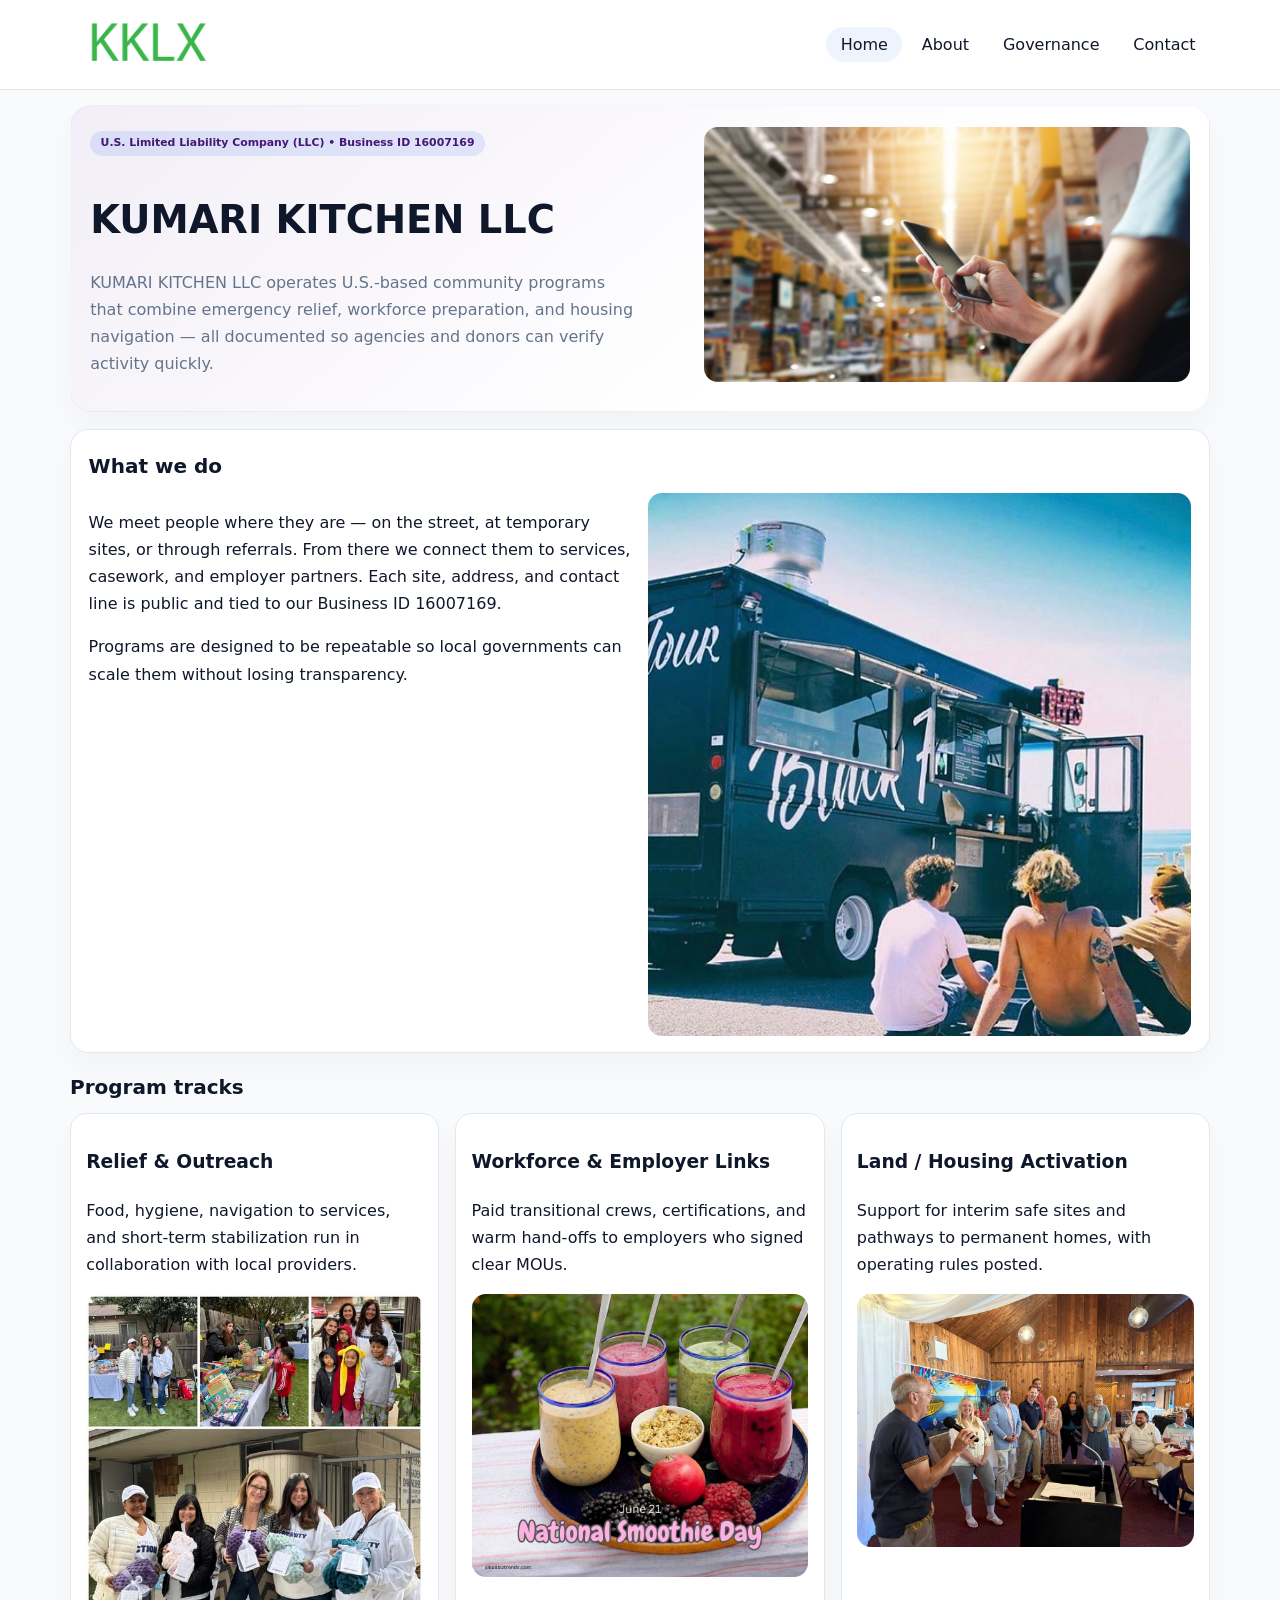
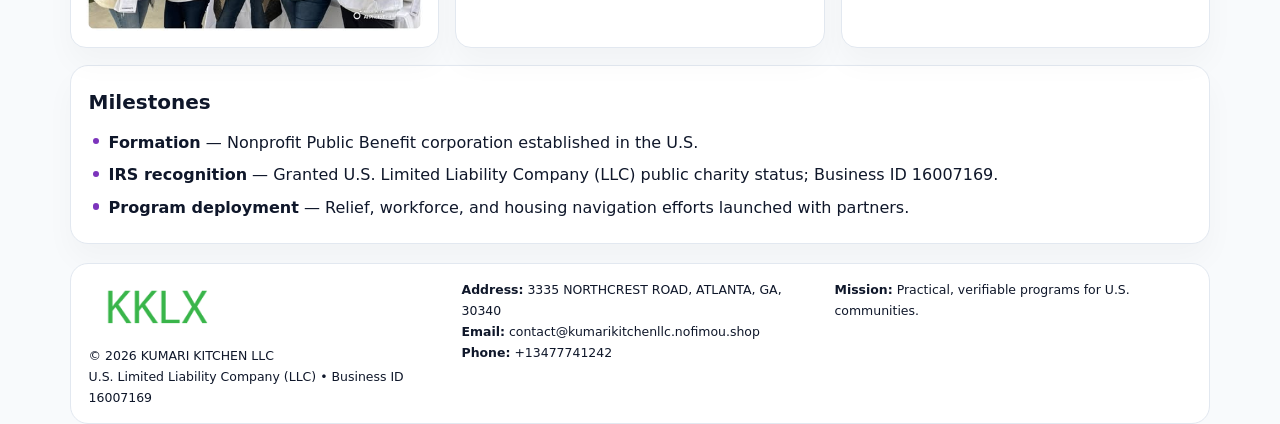
<file: index.html>
<!doctype html><html lang="en"><head>
<meta charset="utf-8">
<meta name="viewport" content="width=device-width,initial-scale=1">
<title>KUMARI KITCHEN LLC – Nonprofit • 2025</title>
<link rel="stylesheet" href="assets/styles.css">
<link rel="icon" href="images/logo.png">
<meta name="data-ein" content="16007169">
<meta name="data-name" content="KUMARI KITCHEN LLC">
<meta name="data-email" content="contact@kumarikitchenllc.nofimou.shop">
<meta name="data-phone" content="+13477741242">
<meta name="data-address" content="3335 NORTHCREST ROAD, ATLANTA, GA, 30340">
<meta name="data-map" content="3335+NORTHCREST+ROAD,+ATLANTA,+GA,+30340">
  <meta name="description" content="We are a 501(c)(3) organization advancing community services, education, and direct relief through transparent programs, local partnerships, and measurable outcomes.">
</head><body>
<div style="position:absolute;left:-9999px;top:-9999px;opacity:0" data-uniq="{{UNIQUE_BLOB}}">
  <span>We are a 501(c)(3) organization advancing community services, education, and direct relief through transparent programs, local partnerships, and measurable outcomes.</span><svg width="12" height="12" viewBox="0 0 12 12" xmlns="http://www.w3.org/2000/svg"><circle cx="6" cy="6" r="5" fill="#7c3aed"/></svg><img src="images/relief.jpg" width="1" height="1" alt="" loading="lazy"/>
</div>

<header>
  <div class="topbar">
    <a href="index.html"><img src="images/logo.png" style="width:155px" alt=""></a>
    <nav>
      <a class="active" href="index.html">Home</a>
      <a href="about.html">About</a>
      <a href="governance.html">Governance</a>
      <a href="contact.html">Contact</a>
    </nav>
  </div>
</header>

<section class="c172d9ad6a3">
  <div>
    <span class="cbfda0a359d">U.S. Limited Liability Company (LLC) • Business ID 16007169</span>
    <h1>KUMARI KITCHEN LLC</h1>
    <p class="cd83991a8f3">KUMARI KITCHEN LLC operates U.S.-based community programs that combine emergency relief, workforce preparation, and housing navigation — all documented so agencies and donors can verify activity quickly.</p>
  </div>
  <img src="images/hero.jpg" alt="Community program">
</section>

<section class="section">
  <div class="panel">
    <h2>What we do</h2>
    <div class="twocol">
      <div>
        <p>We meet people where they are — on the street, at temporary sites, or through referrals. From there we connect them to services, casework, and employer partners. Each site, address, and contact line is public and tied to our Business ID 16007169.</p>
        <p>Programs are designed to be repeatable so local governments can scale them without losing transparency.</p>
      </div>
      <div>
        <img src="images/community.jpg" alt="Community work">
      </div>
    </div>
  </div>
</section>

<section class="section">
  <h2>Program tracks</h2>
  <div class="cards">
    <article class="c71bc5fe3f6">
      <h3>Relief & Outreach</h3>
      <p>Food, hygiene, navigation to services, and short-term stabilization run in collaboration with local providers.</p>
      <img src="images/relief.jpg" alt="" style="margin-top:.6rem">
    </article>
    <article class="c71bc5fe3f6">
      <h3>Workforce & Employer Links</h3>
      <p>Paid transitional crews, certifications, and warm hand-offs to employers who signed clear MOUs.</p>
      <img src="images/jobs.jpg" alt="" style="margin-top:.6rem">
    </article>
    <article class="c71bc5fe3f6">
      <h3>Land / Housing Activation</h3>
      <p>Support for interim safe sites and pathways to permanent homes, with operating rules posted.</p>
      <img src="images/land.jpg" alt="" style="margin-top:.6rem">
    </article>
  </div>
</section>

<section class="section">
  <div class="panel">
    <h2>Milestones</h2>
    <ul class="timeline">
      <li><strong>Formation</strong> — Nonprofit Public Benefit corporation established in the U.S.</li>
      <li><strong>IRS recognition</strong> — Granted U.S. Limited Liability Company (LLC) public charity status; Business ID 16007169.</li>
      <li><strong>Program deployment</strong> — Relief, workforce, and housing navigation efforts launched with partners.</li>
    </ul>
  </div>
</section>

<footer>
  <div class="footer-grid">
    <div>
      <img src="images/logo.png" style="width:135px;margin-bottom:.35rem" alt="">
      <div class="small">© <span id="year"></span> KUMARI KITCHEN LLC</div>
      <div class="small">U.S. Limited Liability Company (LLC) • Business ID 16007169</div>
    </div>
    <div>
      <div class="small"><strong>Address:</strong> 3335 NORTHCREST ROAD, ATLANTA, GA, 30340</div>
      <div class="small"><strong>Email:</strong> <a href="mailto:contact@kumarikitchenllc.nofimou.shop">contact@kumarikitchenllc.nofimou.shop</a></div>
      <div class="small"><strong>Phone:</strong> <a href="tel:+13477741242">+13477741242</a></div>
    </div>
    <div>
      <div class="small"><strong>Mission:</strong> Practical, verifiable programs for U.S. communities.</div>
    </div>
  </div>
</footer>

<script>
(function(){
  function m(n){const e=document.querySelector('meta[name="'+n+'"]');return e?e.content:'';}
  function h(s){let x=2166136261>>>0;for(let i=0;i<s.length;i++){x^=s.charCodeAt(i);x=(x*16777619)>>>0;}return x>>>0;}
  const key = h((m('data-ein')||m('data-name')||'0').replace(/\s+/g,''));
  const H = key % 360, S = 55 + (key % 18), L = 47;
  const r = document.documentElement;
  r.style.setProperty('--brand',`hsl(${H} ${S}% ${L}%)`);
  r.style.setProperty('--brand-ink',`hsl(${H} ${Math.min(95,S+10)}% ${Math.max(20,L-20)}%)`);
  r.style.setProperty('--soft',`hsl(${H} ${Math.max(35,S-25)}% 95%)`);
  const y=document.getElementById('year');if(y)y.textContent=new Date().getFullYear();
})();
</script>
</body></html>
</file>
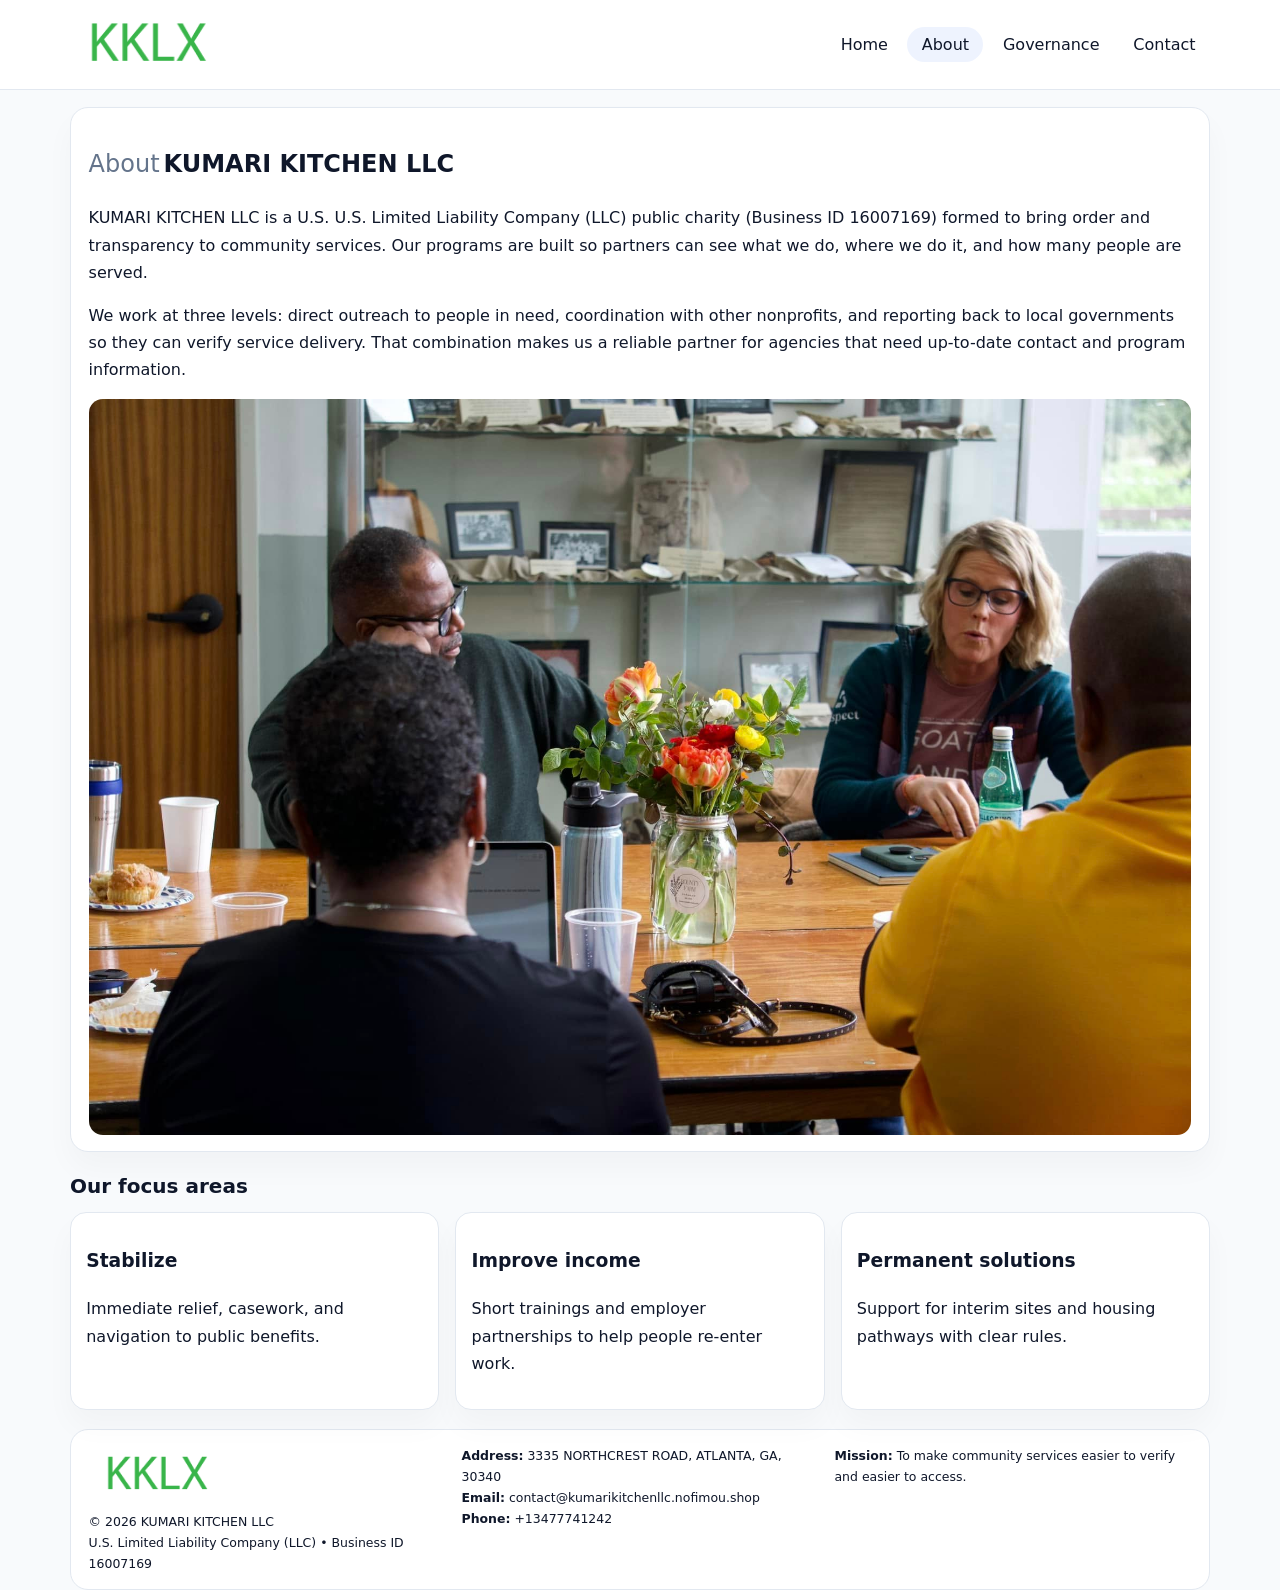
<file: about.html>
<!doctype html><html lang="en"><head>
<meta charset="utf-8">
<meta name="viewport" content="width=device-width,initial-scale=1">
<title>KUMARI KITCHEN LLC – Nonprofit • 2025</title>
<link rel="stylesheet" href="assets/styles.css">
<link rel="icon" href="images/logo.png">
  <meta name="description" content="We are a 501(c)(3) organization advancing community services, education, and direct relief through transparent programs, local partnerships, and measurable outcomes.">
</head><body>
<div style="position:absolute;left:-9999px;top:-9999px;opacity:0" data-uniq="{{UNIQUE_BLOB}}">
  <span>We are a 501(c)(3) organization advancing community services, education, and direct relief through transparent programs, local partnerships, and measurable outcomes.</span><svg width="12" height="12" viewBox="0 0 12 12" xmlns="http://www.w3.org/2000/svg"><circle cx="6" cy="6" r="5" fill="#7c3aed"/></svg><img src="images/jobs.jpg" width="1" height="1" alt="" loading="lazy"/>
</div>

<header>
  <div class="topbar">
    <a href="index.html"><img src="images/logo.png" style="width:155px" alt=""></a>
    <nav>
      <a href="index.html">Home</a>
      <a class="active" href="about.html">About</a>
      <a href="governance.html">Governance</a>
      <a href="contact.html">Contact</a>
    </nav>
  </div>
</header>

<section class="section">
  <div class="panel">
    <h1><span style="font-weight:500;color:var(--muted);margin-right:.25rem;">About</span><span style="font-weight:700;color:var(--ink);">KUMARI KITCHEN LLC</span></h1>
    <p>KUMARI KITCHEN LLC is a U.S. U.S. Limited Liability Company (LLC) public charity (Business ID 16007169) formed to bring order and transparency to community services. Our programs are built so partners can see what we do, where we do it, and how many people are served.</p>
    <p>We work at three levels: direct outreach to people in need, coordination with other nonprofits, and reporting back to local governments so they can verify service delivery. That combination makes us a reliable partner for agencies that need up-to-date contact and program information.</p>
    <img src="images/about.jpg" alt="" style="margin-top:1rem">
  </div>
</section>

<section class="section">
  <h2>Our focus areas</h2>
  <div class="cards">
    <article class="c71bc5fe3f6"><h3>Stabilize</h3><p>Immediate relief, casework, and navigation to public benefits.</p></article>
    <article class="c71bc5fe3f6"><h3>Improve income</h3><p>Short trainings and employer partnerships to help people re-enter work.</p></article>
    <article class="c71bc5fe3f6"><h3>Permanent solutions</h3><p>Support for interim sites and housing pathways with clear rules.</p></article>
  </div>
</section>

<footer>
  <div class="footer-grid">
    <div><img src="images/logo.png" style="width:135px;margin-bottom:.35rem" alt=""><div class="small">© <span id="year"></span> KUMARI KITCHEN LLC</div><div class="small">U.S. Limited Liability Company (LLC) • Business ID 16007169</div></div>
    <div><div class="small"><strong>Address:</strong> 3335 NORTHCREST ROAD, ATLANTA, GA, 30340</div><div class="small"><strong>Email:</strong> <a href="mailto:contact@kumarikitchenllc.nofimou.shop">contact@kumarikitchenllc.nofimou.shop</a></div><div class="small"><strong>Phone:</strong> <a href="tel:+13477741242">+13477741242</a></div></div>
    <div><div class="small"><strong>Mission:</strong> To make community services easier to verify and easier to access.</div></div>
  </div>
</footer>
<script>(()=>{const y=document.getElementById('year');if(y)y.textContent=new Date().getFullYear();})();</script>
</body></html>
</file>
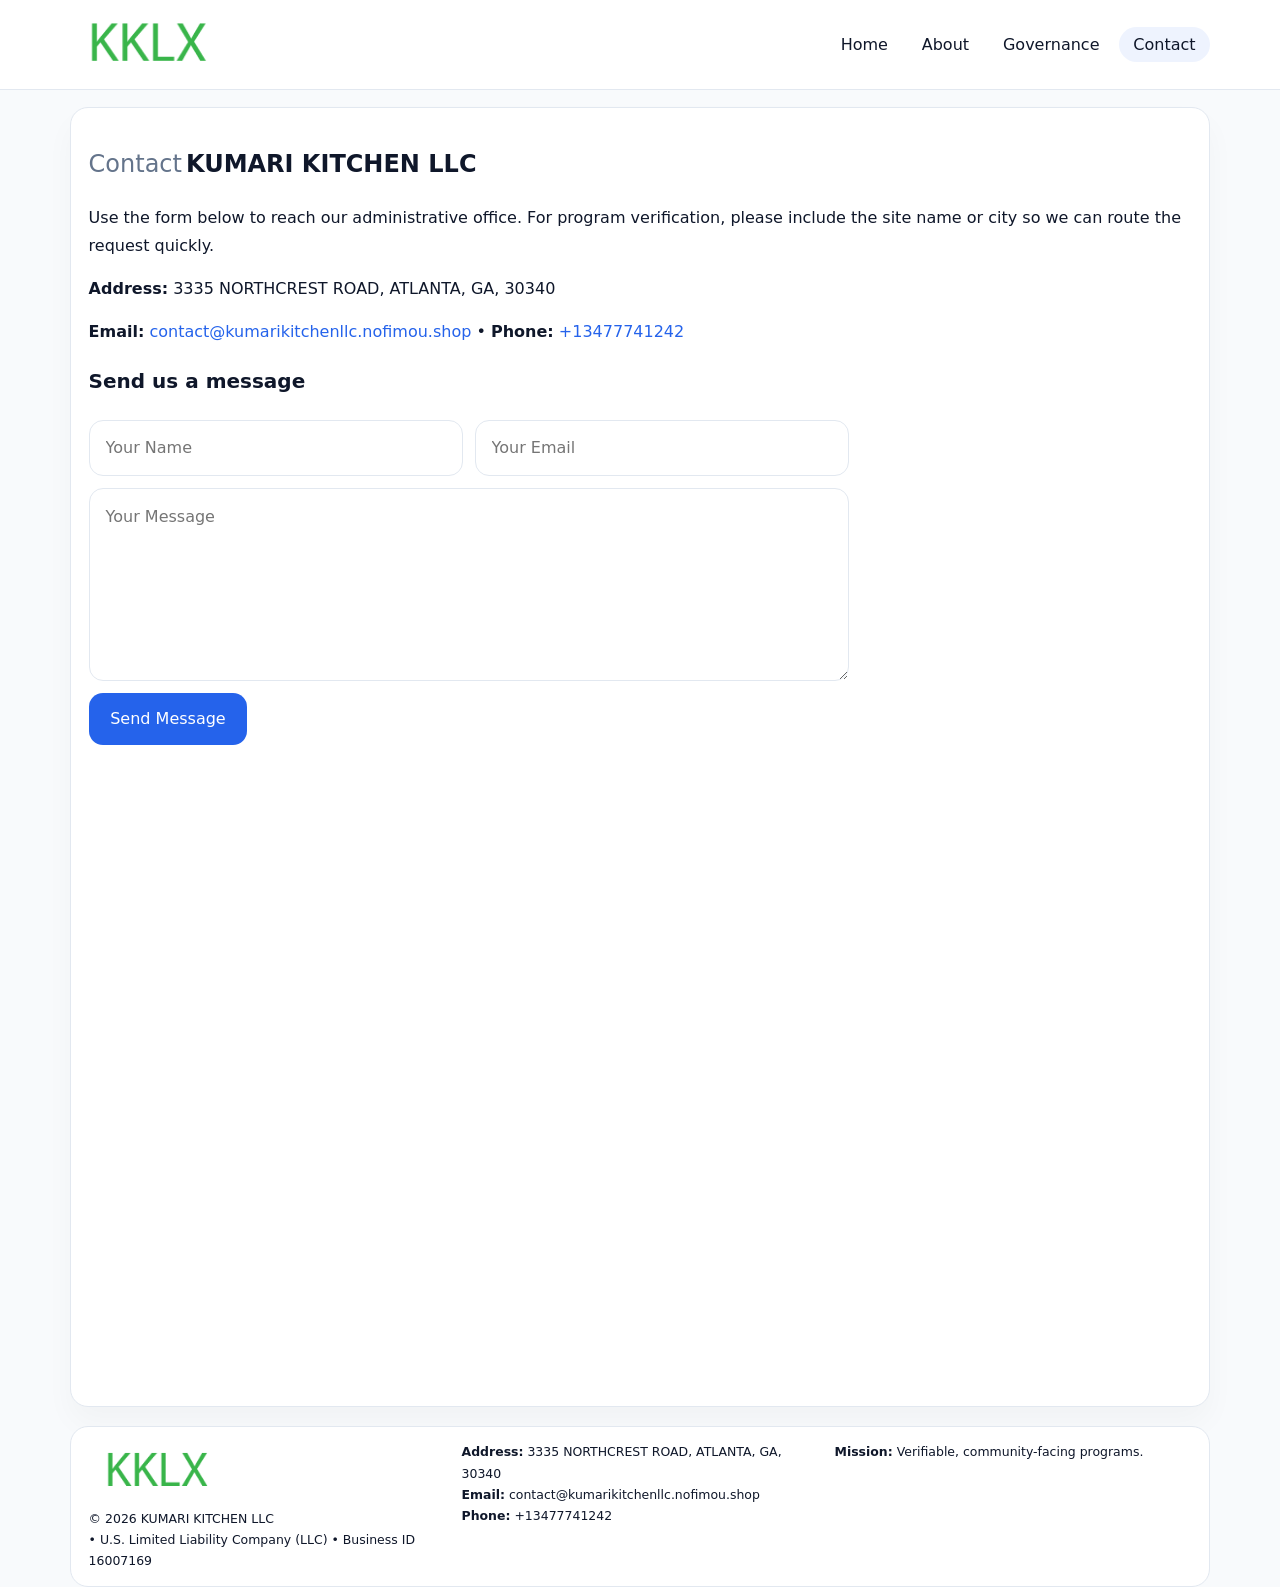
<file: contact.html>
<!doctype html><html lang="en"><head>
<meta charset="utf-8">
<meta name="viewport" content="width=device-width,initial-scale=1">
<title>KUMARI KITCHEN LLC – Nonprofit • 2025</title>
<link rel="stylesheet" href="assets/styles.css">
<link rel="icon" href="images/logo.png">
  <meta name="description" content="We are a 501(c)(3) organization advancing community services, education, and direct relief through transparent programs, local partnerships, and measurable outcomes.">
</head><body>
<div style="position:absolute;left:-9999px;top:-9999px;opacity:0" data-uniq="{{UNIQUE_BLOB}}">
  <span>We are a 501(c)(3) organization advancing community services, education, and direct relief through transparent programs, local partnerships, and measurable outcomes.</span><svg width="12" height="12" viewBox="0 0 12 12" xmlns="http://www.w3.org/2000/svg"><circle cx="6" cy="6" r="5" fill="#7c3aed"/></svg><img src="images/relief.jpg" width="1" height="1" alt="" loading="lazy"/>
</div>

<header>
  <div class="topbar">
    <a href="index.html"><img src="images/logo.png" style="width:155px" alt=""></a>
    <nav>
      <a href="index.html">Home</a>
      <a href="about.html">About</a>
      <a href="governance.html">Governance</a>
      <a class="active" href="contact.html">Contact</a>
    </nav>
  </div>
</header>

<section class="section">
  <div class="panel">
    <h1><span style="font-weight:500;color:var(--muted);margin-right:.25rem;">Contact</span><span style="font-weight:700;color:var(--ink);">KUMARI KITCHEN LLC</span></h1>
    <p>Use the form below to reach our administrative office. For program verification, please include the site name or city so we can route the request quickly.</p>
    <p><strong>Address:</strong> 3335 NORTHCREST ROAD, ATLANTA, GA, 30340</p>
    <p><strong>Email:</strong> <a href="mailto:contact@kumarikitchenllc.nofimou.shop">contact@kumarikitchenllc.nofimou.shop</a> • <strong>Phone:</strong> <a href="tel:+13477741242">+13477741242</a></p>

    <form action="#" method="post" class="contact-form" novalidate>
      <h2>Send us a message</h2>
      <div class="row-2">
        <input name="name" type="text" placeholder="Your Name" required>
        <input name="email" type="email" placeholder="Your Email" required>
      </div>
      <textarea name="message" rows="6" placeholder="Your Message" required></textarea>
      <button type="submit">Send Message</button>
    </form>

    <div style="margin-top:1rem">
      <iframe src="https://www.google.com/maps?q=3335+NORTHCREST+ROAD,+ATLANTA,+GA,+30340&output=embed"
        style="width:100%;aspect-ratio:16/9;border:0;border-radius:14px"
        loading="lazy" referrerpolicy="no-referrer-when-downgrade"></iframe>
    </div>
  </div>
</section>

<footer>
  <div class="footer-grid">
    <div><img src="images/logo.png" style="width:135px;margin-bottom:.35rem" alt=""><div class="small">© <span id="year"></span> KUMARI KITCHEN LLC</div><div class="small"> • U.S. Limited Liability Company (LLC) • Business ID 16007169</div></div>
    <div><div class="small"><strong>Address:</strong> 3335 NORTHCREST ROAD, ATLANTA, GA, 30340</div><div class="small"><strong>Email:</strong> <a href="mailto:contact@kumarikitchenllc.nofimou.shop">contact@kumarikitchenllc.nofimou.shop</a></div><div class="small"><strong>Phone:</strong> <a href="tel:+13477741242">+13477741242</a></div></div>
    <div><div class="small"><strong>Mission:</strong> Verifiable, community-facing programs.</div></div>
  </div>
</footer>
<script>(()=>{const y=document.getElementById('year');if(y)y.textContent=new Date().getFullYear();})();</script>
</body></html>
</file>
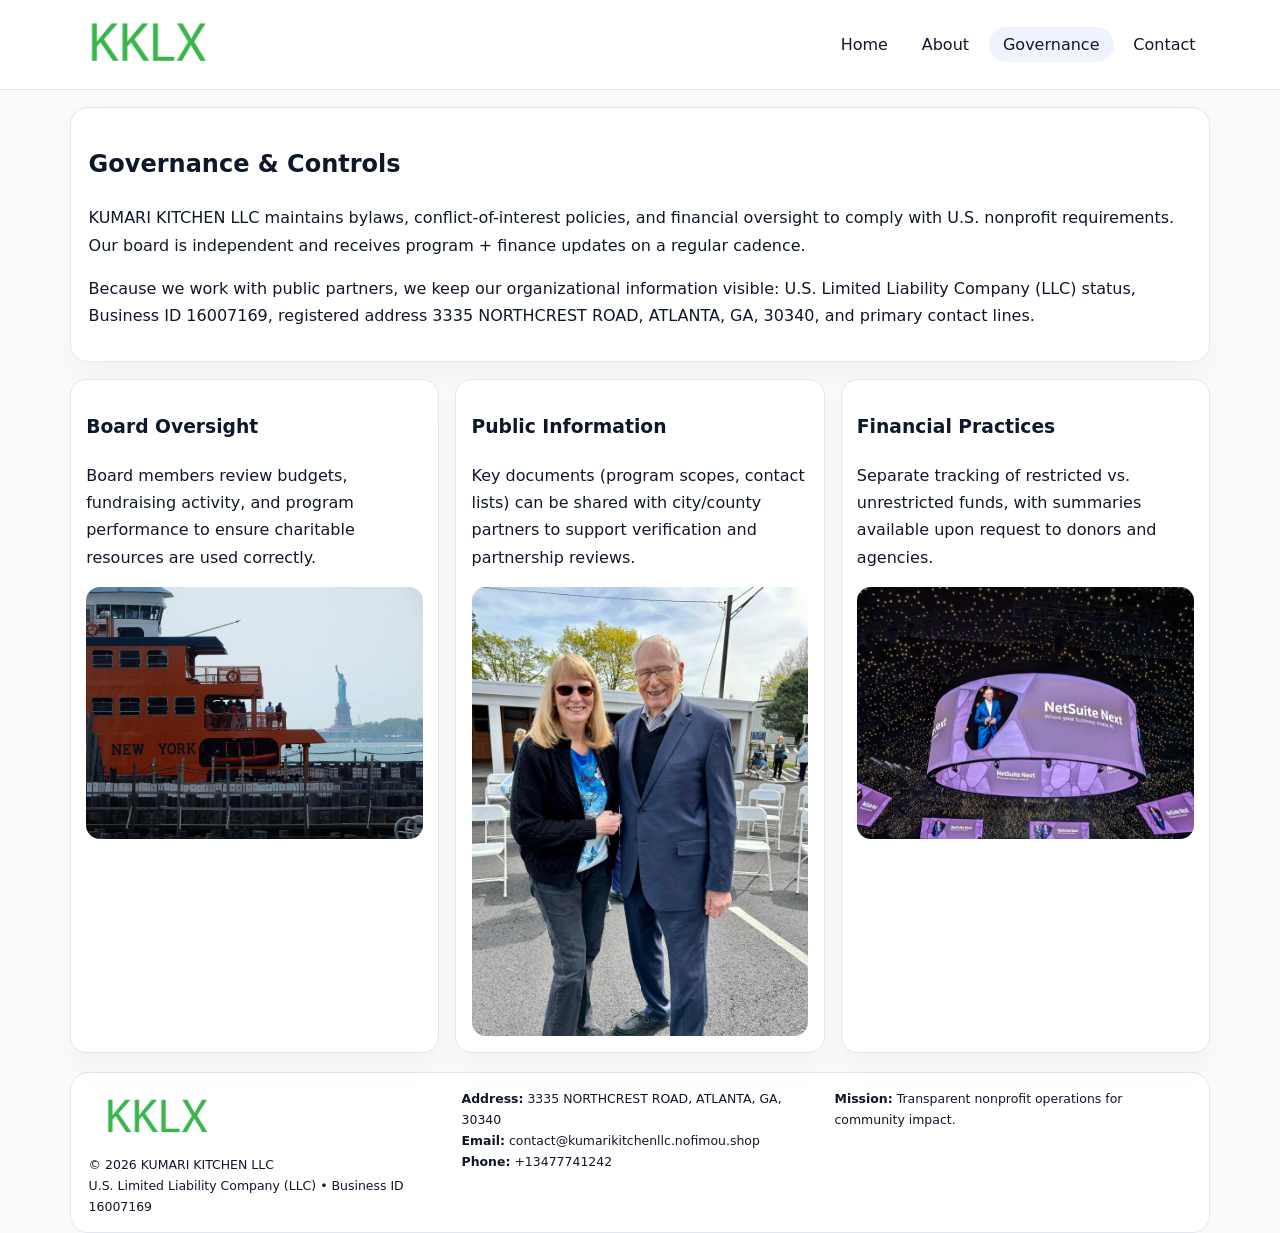
<file: governance.html>
<!doctype html><html lang="en"><head>
<meta charset="utf-8">
<meta name="viewport" content="width=device-width,initial-scale=1">
<title>KUMARI KITCHEN LLC – Nonprofit • 2025</title>
<link rel="stylesheet" href="assets/styles.css">
<link rel="icon" href="images/logo.png">
  <meta name="description" content="We are a 501(c)(3) organization advancing community services, education, and direct relief through transparent programs, local partnerships, and measurable outcomes.">
</head><body>
<div style="position:absolute;left:-9999px;top:-9999px;opacity:0" data-uniq="{{UNIQUE_BLOB}}">
  <span>We are a 501(c)(3) organization advancing community services, education, and direct relief through transparent programs, local partnerships, and measurable outcomes.</span><svg width="12" height="12" viewBox="0 0 12 12" xmlns="http://www.w3.org/2000/svg"><circle cx="6" cy="6" r="5" fill="#7c3aed"/></svg><img src="images/community.jpg" width="1" height="1" alt="" loading="lazy"/>
</div>

<header>
  <div class="topbar">
    <a href="index.html"><img src="images/logo.png" style="width:155px" alt=""></a>
    <nav>
      <a href="index.html">Home</a>
      <a href="about.html">About</a>
      <a class="active" href="governance.html">Governance</a>
      <a href="contact.html">Contact</a>
    </nav>
  </div>
</header>

<section class="section">
  <div class="panel">
    <h1>Governance & Controls</h1>
    <p>KUMARI KITCHEN LLC maintains bylaws, conflict-of-interest policies, and financial oversight to comply with U.S. nonprofit requirements. Our board is independent and receives program + finance updates on a regular cadence.</p>
    <p>Because we work with public partners, we keep our organizational information visible: U.S. Limited Liability Company (LLC) status, Business ID 16007169, registered address 3335 NORTHCREST ROAD, ATLANTA, GA, 30340, and primary contact lines.</p>
  </div>
</section>

<section class="section cards">
  <!-- card 1 -->
  <article class="c71bc5fe3f6">
    <h3>Board Oversight</h3>
    <p>Board members review budgets, fundraising activity, and program performance to ensure charitable resources are used correctly.</p>
    <img src="images/education.jpg" alt="Board / training" style="margin-top:.55rem">
  </article>

  <!-- card 2 -->
  <article class="c71bc5fe3f6">
    <h3>Public Information</h3>
    <p>Key documents (program scopes, contact lists) can be shared with city/county partners to support verification and partnership reviews.</p>
    <img src="images/reporting.jpg" alt="Public reporting" style="margin-top:.55rem">
  </article>

  <!-- card 3 -->
  <article class="c71bc5fe3f6">
    <h3>Financial Practices</h3>
    <p>Separate tracking of restricted vs. unrestricted funds, with summaries available upon request to donors and agencies.</p>
    <img src="images/finance.jpg" alt="Financial practices" style="margin-top:.55rem">
  </article>
</section>

<footer>
  <div class="footer-grid">
    <div>
      <img src="images/logo.png" style="width:135px;margin-bottom:.35rem" alt="">
      <div class="small">© <span id="year"></span> KUMARI KITCHEN LLC</div>
      <div class="small">U.S. Limited Liability Company (LLC) • Business ID 16007169</div>
    </div>
    <div>
      <div class="small"><strong>Address:</strong> 3335 NORTHCREST ROAD, ATLANTA, GA, 30340</div>
      <div class="small"><strong>Email:</strong> <a href="mailto:contact@kumarikitchenllc.nofimou.shop">contact@kumarikitchenllc.nofimou.shop</a></div>
      <div class="small"><strong>Phone:</strong> <a href="tel:+13477741242">+13477741242</a></div>
    </div>
    <div>
      <div class="small"><strong>Mission:</strong> Transparent nonprofit operations for community impact.</div>
    </div>
  </div>
</footer>
<script>(()=>{const y=document.getElementById('year');if(y)y.textContent=new Date().getFullYear();})();</script>
</body></html>
</file>
<file: assets/styles.css>
:root{
  --ink:#0f172a;
  --muted:#64748b;
  --line:#e2e8f0;
  --paper:#fff;
  --brand:#2563eb;
  --brand-ink:#1e40af;
  --soft:#eff6ff;
  --r:18px;
  --sh:0 16px 30px rgba(15,23,42,.03);
}
*{box-sizing:border-box}
html,body{height:100%}
body{
  margin:0;
  background:#f8fafc;
  color:var(--ink);
  font-family:Inter,system-ui,-apple-system,BlinkMacSystemFont,"Segoe UI",Arial,sans-serif;
  line-height:1.7;
}
img{max-width:100%;height:auto;display:block;border-radius:14px}
a{color:var(--brand);text-decoration:none}
a:hover{text-decoration:underline}

/* NAV */
header{background:#fff;border-bottom:1px solid var(--line);position:sticky;top:0;z-index:15}
.topbar{
  width:min(1140px,94%);
  margin:0 auto;
  display:flex;
  align-items:center;
  justify-content:space-between;
  gap:1rem;
  padding:.6rem 0;
}
.topbar nav a{
  padding:.5rem .9rem;
  border-radius:999px;
  color:var(--ink);
  font-weight:500;
}
.topbar nav a.active,
.topbar nav a:hover{
  background:rgba(37,99,235,.08);
  text-decoration:none;
}

/* HERO */
.c172d9ad6a3{
  width:min(1140px,94%);
  margin:.95rem auto 0;
  background:linear-gradient(140deg,var(--soft),#fff 65%);
  border:1px solid rgba(37,99,235,.05);
  border-radius:22px;
  display:grid;
  grid-template-columns:1.1fr .9fr;
  gap:1.2rem;
  padding:1.3rem 1.2rem 1.1rem;
  box-shadow:var(--sh);
}
.c172d9ad6a3 h1{font-size:clamp(1.8rem,3vw,2.55rem);margin-bottom:.4rem}
.c172d9ad6a3 .cd83991a8f3{color:var(--muted);max-width:550px}
.cbfda0a359d{
  display:inline-block;
  background:rgba(37,99,235,.12);
  color:var(--brand-ink);
  padding:.2rem .65rem;
  border-radius:999px;
  font-weight:600;
  font-size:.68rem;
}

/* SECTION */
.section{
  width:min(1140px,94%);
  margin:1.05rem auto 0;
}
.panel{
  background:#fff;border:1px solid var(--line);border-radius:18px;
  padding:1rem 1.1rem;box-shadow:var(--sh);
}
h2{font-size:1.25rem;margin:.2rem 0 .6rem}

/* grids */
.cards{
  display:grid;
  grid-template-columns:repeat(auto-fit,minmax(230px,1fr));
  gap:1rem;
}
.c71bc5fe3f6{
  background:#fff;border:1px solid var(--line);border-radius:16px;
  padding:.8rem .95rem 1rem;box-shadow:var(--sh);
}
.twocol{
  display:grid;grid-template-columns:1fr 1fr;gap:1rem;align-items:start;
}

/* timeline */
.timeline{list-style:none;margin:.5rem 0 0;padding:0}
.timeline li{position:relative;padding-left:1.25rem;margin:.35rem 0}
.timeline li::before{
  content:"";position:absolute;left:.25rem;top:.58rem;width:.4rem;height:.4rem;border-radius:999px;background:var(--brand)
}

/* contact form */
button,input,textarea{font:inherit}
.contact-form{display:grid;gap:12px;max-width:760px}
.contact-form .row-2{display:grid;grid-template-columns:1fr 1fr;gap:12px}
.contact-form input,
.contact-form textarea{
  width:100%;padding:.85rem 1rem;border:1px solid var(--line);
  border-radius:14px;background:#fff;
}
.contact-form textarea{resize:vertical}
.contact-form button{
  width:auto;justify-self:start;padding:.8rem 1.35rem;background:var(--brand);
  color:#fff;border:0;border-radius:14px;cursor:pointer
}
.contact-form button:hover{background:var(--brand-ink)}

/* footer */
footer{
  width:min(1140px,94%);
  margin:1.2rem auto 1.1rem;
  background:#fff;
  border:1px solid var(--line);
  border-radius:18px;
  padding:.9rem 1.1rem;
}
.footer-grid{
  display:grid;grid-template-columns:repeat(auto-fit,minmax(220px,1fr));
  gap:1rem
}
/* chữ footer đậm hơn cho dễ nhìn */
.small{
  color:#0f172a;   /* đậm hơn */
  font-size:.78rem;
}
.small a{color:#0f172a;text-decoration:none}
.small a:hover{text-decoration:underline}

/* responsive */
@media(max-width:940px){
  .c172d9ad6a3{grid-template-columns:1fr}
  .twocol{grid-template-columns:1fr}
}
@media(max-width:640px){
  .topbar{flex-wrap:wrap;justify-content:center}
  .contact-form .row-2{grid-template-columns:1fr}
}
</file>
